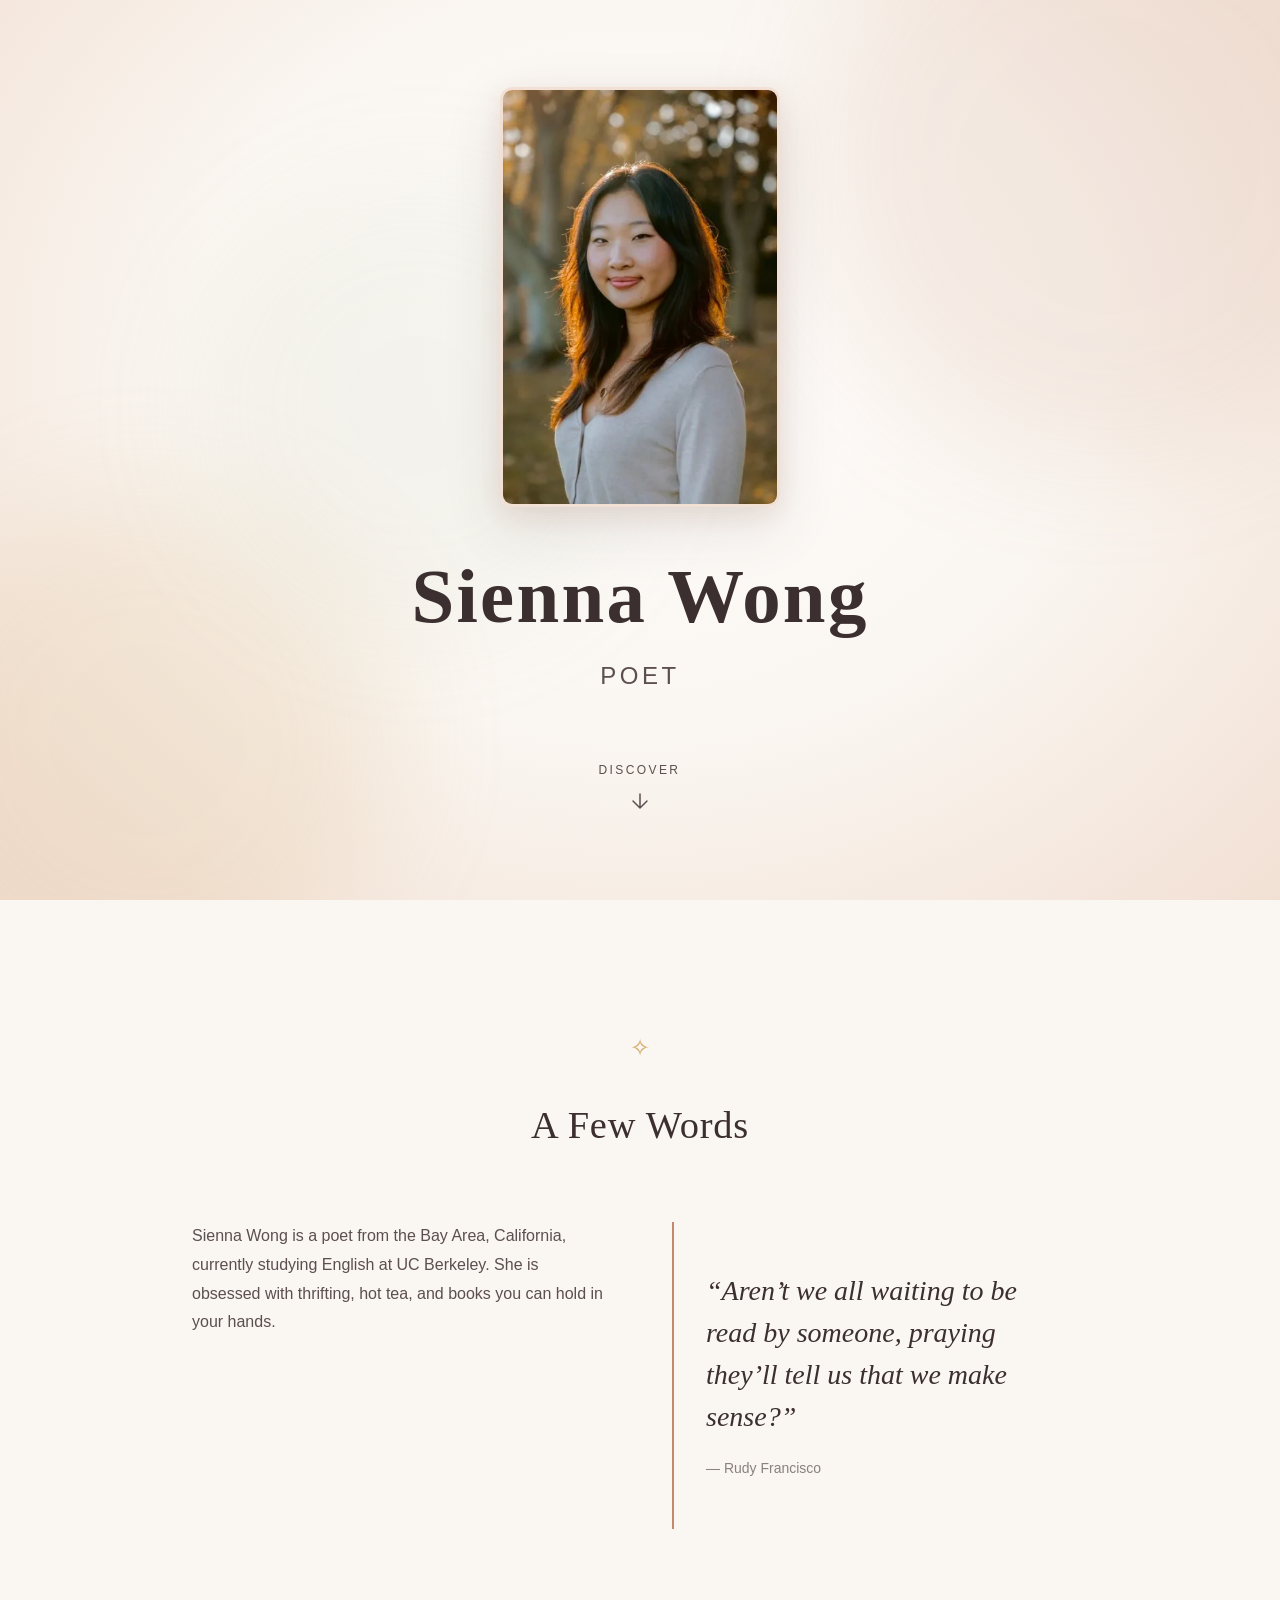
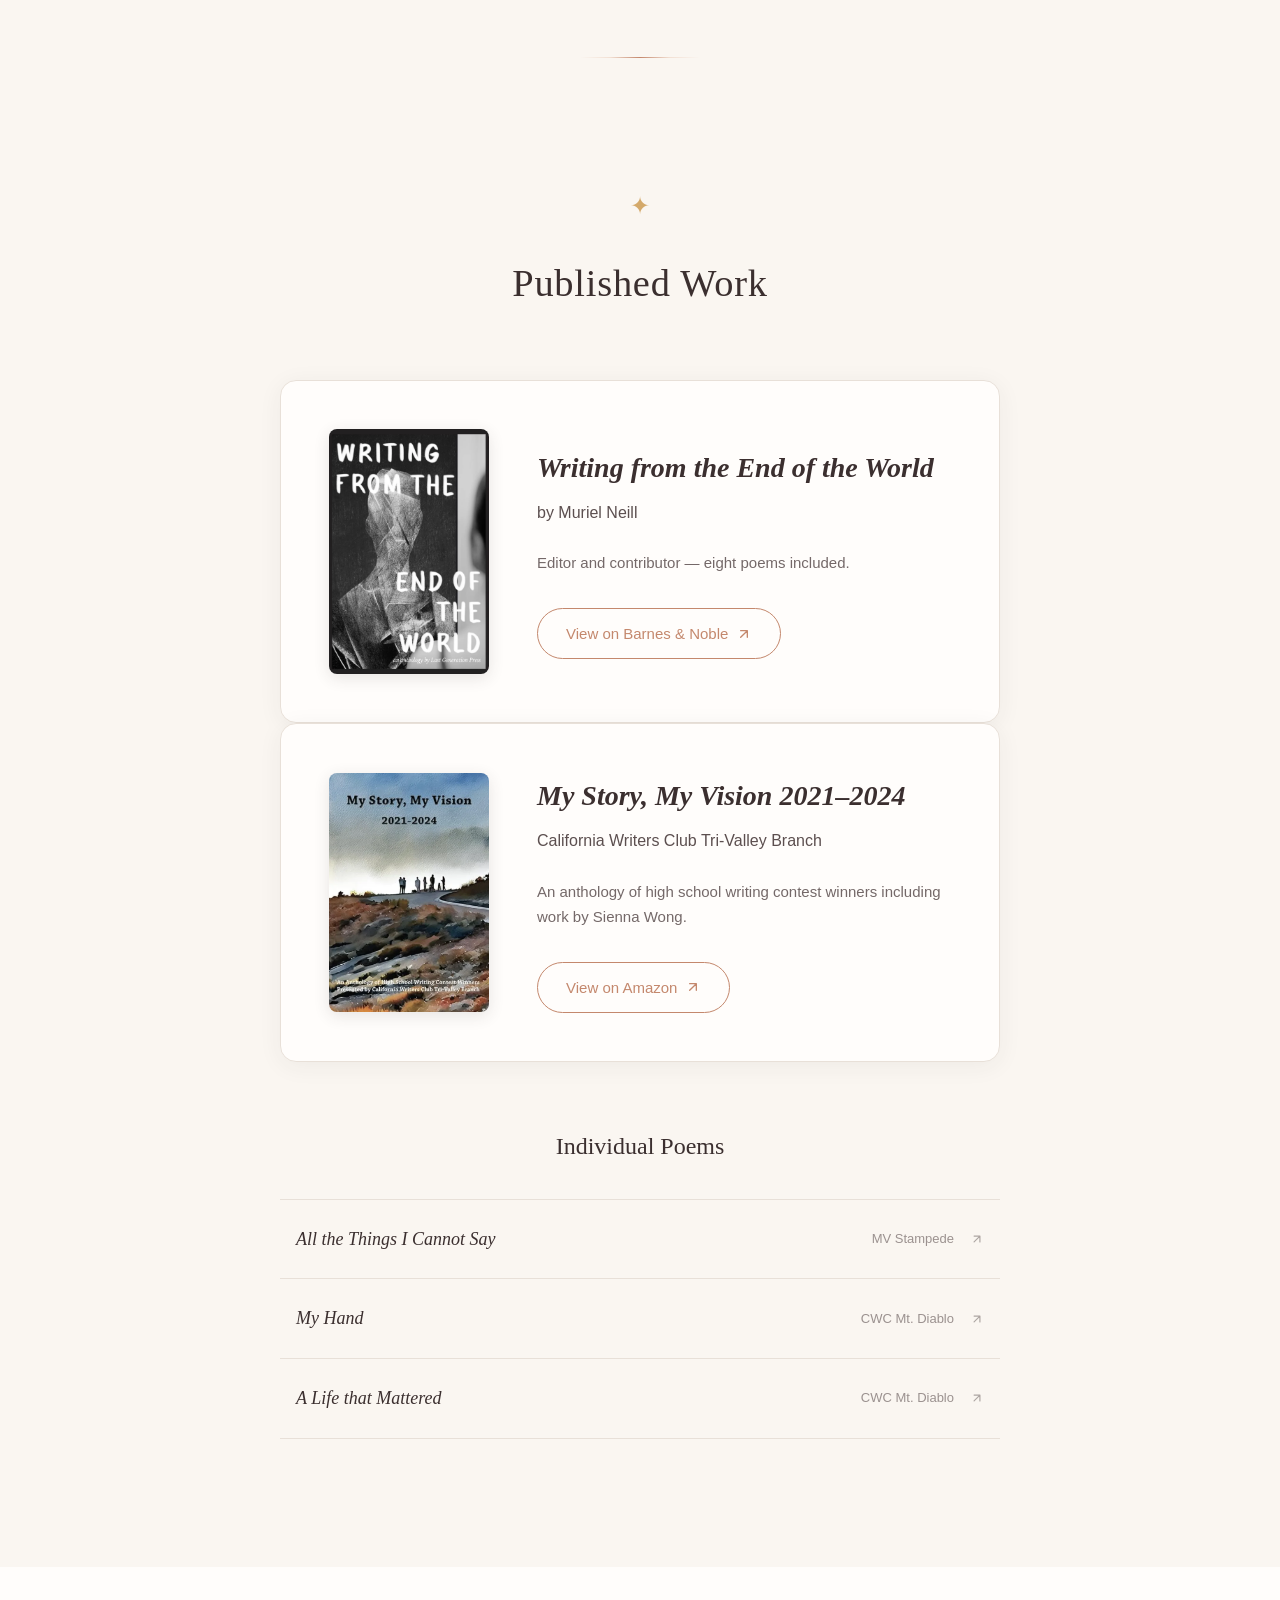
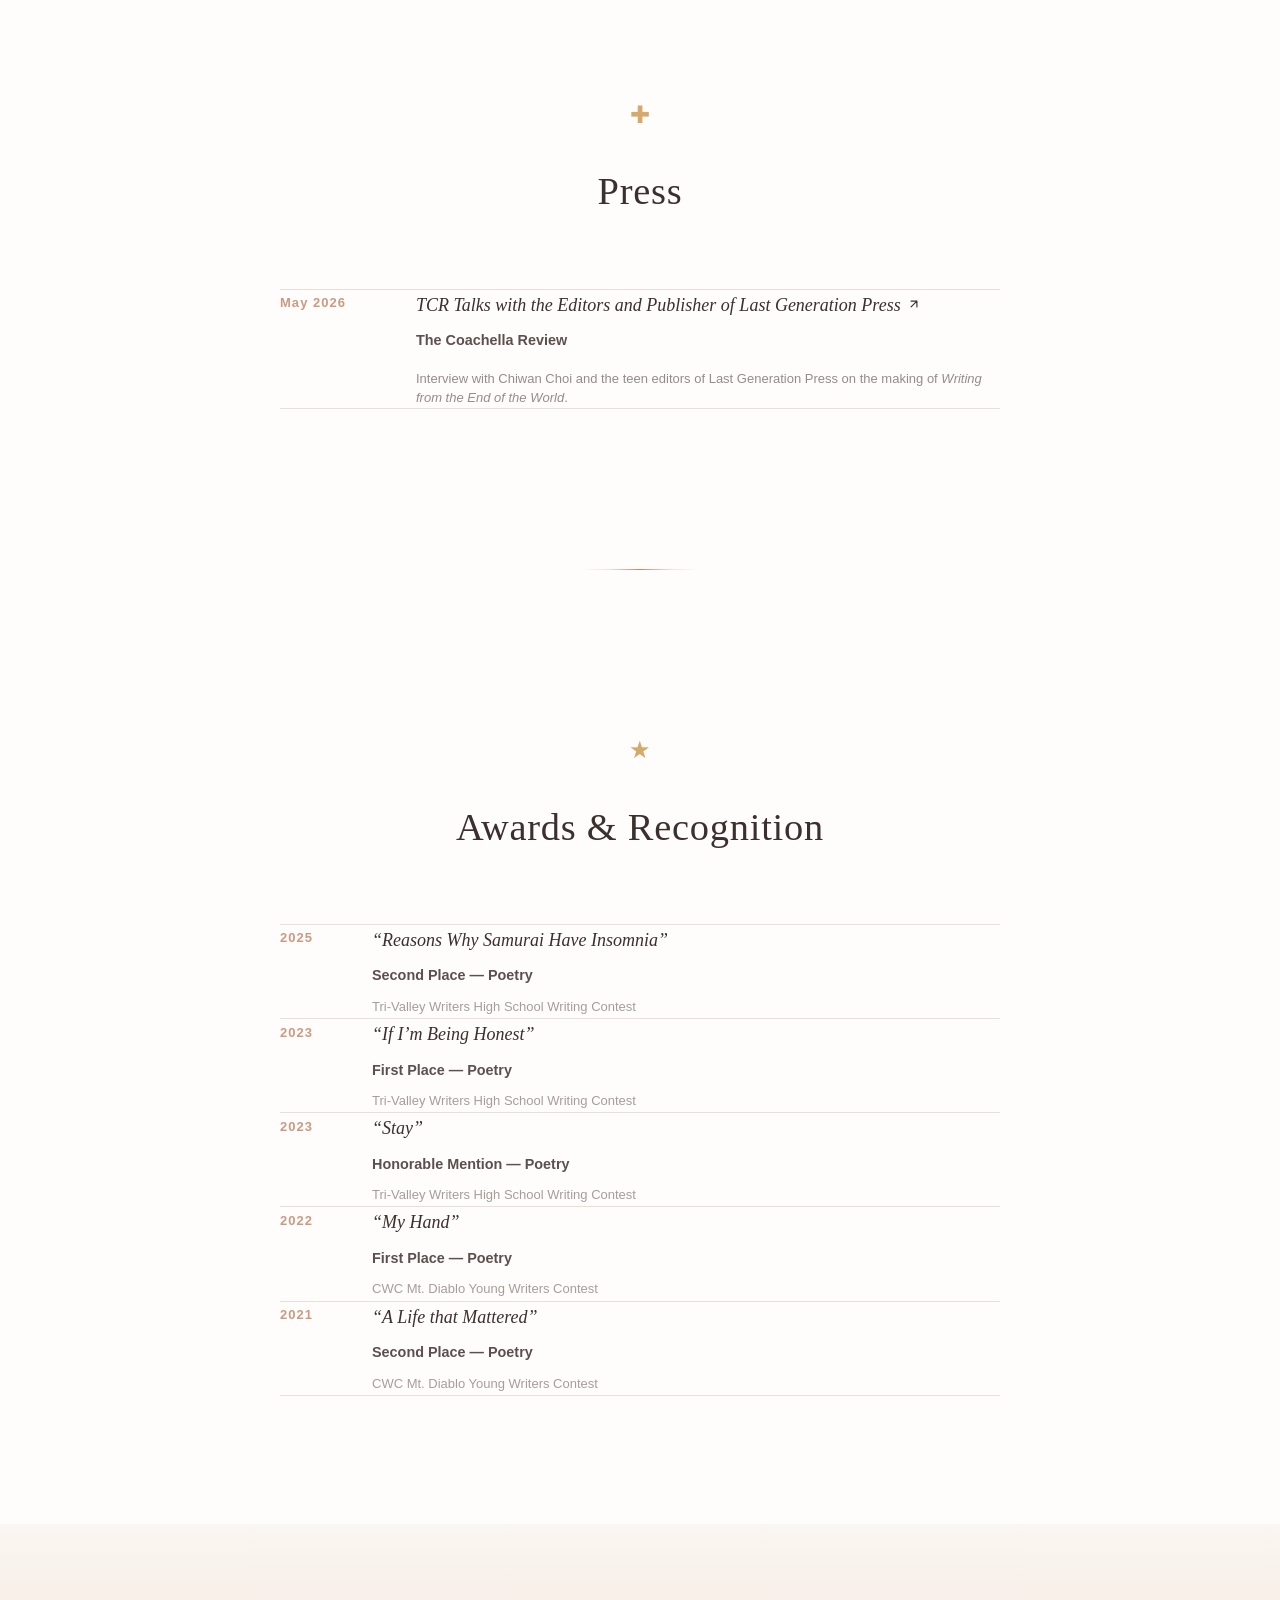
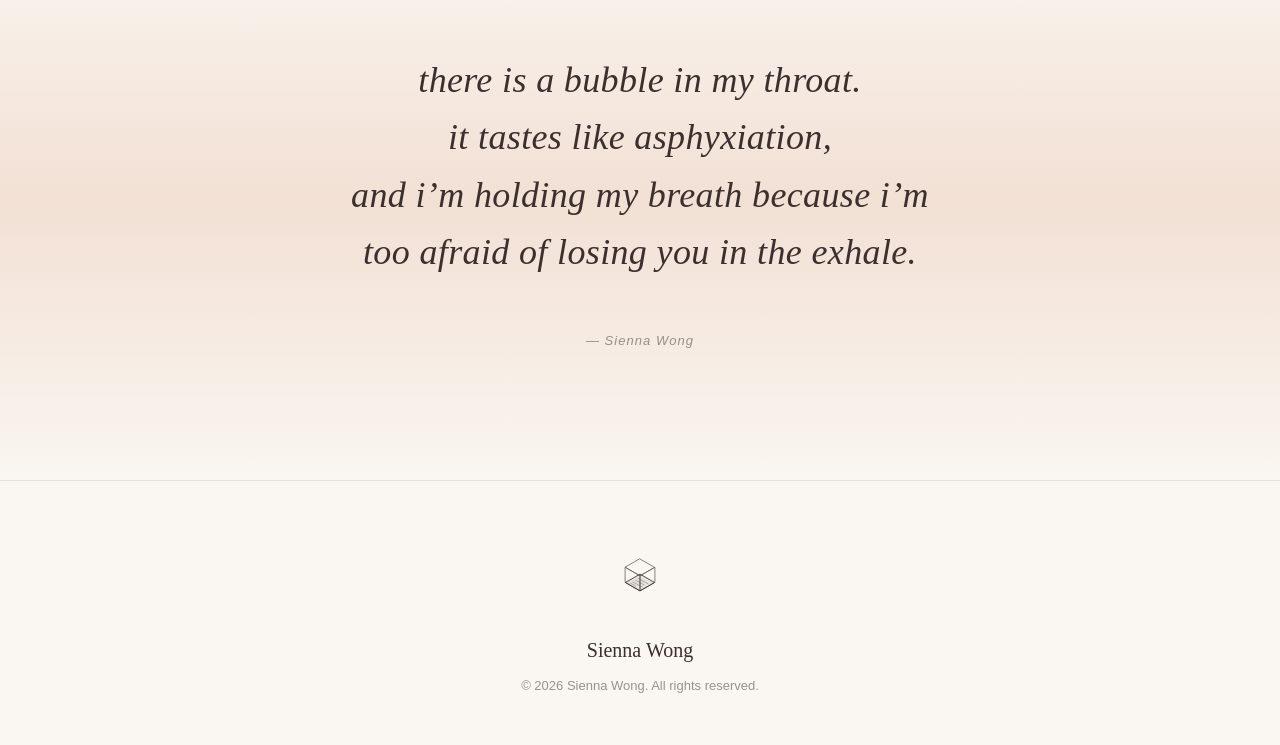
<file: index.html>
<!DOCTYPE html>
<html lang="en">
<head>
  <meta charset="UTF-8">
  <meta name="viewport" content="width=device-width, initial-scale=1.0">
  <title>Sienna Wong | Poet</title>
  <meta name="description" content="Sienna Wong is a poet whose work appears in Writing from the End of the World (Muriel Neill) and My Story, My Vision 2021–2024 (California Writers Club), with contest-winning poetry across five years.">
  <meta name="author" content="Sienna Wong">
  <meta name="theme-color" content="#FAF6F1">
  <meta http-equiv="Content-Security-Policy" content="default-src 'self'; script-src 'self'; style-src 'self' https://fonts.googleapis.com 'unsafe-inline'; font-src 'self' https://fonts.gstatic.com; img-src 'self' data:; connect-src 'self'; frame-ancestors 'none'; base-uri 'self'; form-action 'self'; require-trusted-types-for 'script'">
  <link rel="canonical" href="https://sienna-wong.boxofwhite.com/">

  <!-- Open Graph -->
  <meta property="og:type" content="profile">
  <meta property="og:site_name" content="Sienna Wong">
  <meta property="og:locale" content="en_US">
  <meta property="og:title" content="Sienna Wong | Poet">
  <meta property="og:description" content="Poet. Published in Writing from the End of the World (Muriel Neill) and My Story, My Vision 2021–2024 (California Writers Club). Contest-winning work in poetry.">
  <meta property="og:image" content="https://sienna-wong.boxofwhite.com/img/og-card.jpg">
  <meta property="og:image:width" content="1200">
  <meta property="og:image:height" content="630">
  <meta property="og:image:alt" content="Sienna Wong — Poet">
  <meta property="og:url" content="https://sienna-wong.boxofwhite.com/">
  <meta property="profile:first_name" content="Sienna">
  <meta property="profile:last_name" content="Wong">

  <!-- Twitter Card -->
  <meta name="twitter:card" content="summary_large_image">
  <meta name="twitter:title" content="Sienna Wong | Poet">
  <meta name="twitter:description" content="Poet. Published in two anthologies and recognized across five years of contest wins.">
  <meta name="twitter:image" content="https://sienna-wong.boxofwhite.com/img/og-card.jpg">
  <meta name="twitter:image:alt" content="Sienna Wong — Poet">

  <!-- Structured Data -->
  <script type="application/ld+json">
  {
    "@context": "https://schema.org",
    "@type": "Person",
    "name": "Sienna Wong",
    "jobTitle": "Poet",
    "url": "https://sienna-wong.boxofwhite.com/",
    "image": "https://sienna-wong.boxofwhite.com/img/profile.jpeg"
  }
  </script>
  <script type="application/ld+json">
  {
    "@context": "https://schema.org",
    "@type": "Book",
    "name": "Writing from the End of the World",
    "author": {
      "@type": "Person",
      "name": "Muriel Neill"
    },
    "contributor": {
      "@type": "Person",
      "name": "Sienna Wong"
    },
    "isbn": "9798896920885",
    "url": "https://www.barnesandnoble.com/w/writing-from-the-end-of-the-world-muriel-neill/1149581856?ean=9798896920885"
  }
  </script>
  <script type="application/ld+json">
  {
    "@context": "https://schema.org",
    "@type": "Book",
    "name": "My Story, My Vision 2021-2024",
    "author": {
      "@type": "Organization",
      "name": "California Writers Club Tri-Valley Branch"
    },
    "contributor": {
      "@type": "Person",
      "name": "Sienna Wong"
    },
    "url": "https://www.amazon.com/Story-Vision-2021-2024-California-Tri-Valley/dp/B0DM92HC3V"
  }
  </script>

  <!-- Fonts -->
  <link rel="preconnect" href="https://fonts.googleapis.com">
  <link rel="preconnect" href="https://fonts.gstatic.com" crossorigin>
  <link href="https://fonts.googleapis.com/css2?family=Cormorant+Garamond:ital,wght@0,400;0,500;0,600;0,700;1,400;1,500;1,600&family=Inter:wght@300;400;500&display=swap" rel="stylesheet">

  <!-- Favicon -->
  <link rel="icon" type="image/svg+xml" href="img/favicon.svg">

  <!-- Preload hero image -->
  <link rel="preload" as="image" href="img/profile.webp" type="image/webp">

  <link rel="stylesheet" href="styles.css">
  <script src="script.js" defer></script>
</head>
<body>

  <!-- Hero -->
  <header class="hero">
    <div class="hero__inner">
      <div class="hero__photo-wrapper">
        <picture>
          <source srcset="img/profile.webp" type="image/webp">
          <img
            src="img/profile.jpeg"
            alt="Portrait of Sienna Wong, a poet, photographed outdoors in warm autumn light"
            class="hero__photo"
            width="400"
            height="600"
            fetchpriority="high"
          >
        </picture>
      </div>
      <h1 class="hero__name">Sienna Wong</h1>
      <p class="hero__subtitle">Poet</p>
      <a href="#about" class="hero__scroll-indicator" aria-label="Scroll down to read more">
        <span class="hero__scroll-text">Discover</span>
        <svg class="hero__scroll-arrow" width="24" height="24" viewBox="0 0 24 24" fill="none" stroke="currentColor" stroke-width="1.5" stroke-linecap="round" stroke-linejoin="round">
          <path d="M12 5v14M5 12l7 7 7-7"/>
        </svg>
      </a>
    </div>

    <!-- Decorative floating shapes -->
    <div class="hero__decor hero__decor--1" aria-hidden="true"></div>
    <div class="hero__decor hero__decor--2" aria-hidden="true"></div>
    <div class="hero__decor hero__decor--3" aria-hidden="true"></div>
  </header>

  <main>
    <!-- About -->
    <section id="about" class="about" aria-label="About Sienna Wong">
      <div class="container">
        <div class="section-ornament reveal" aria-hidden="true">&#x2727;</div>
        <h2 class="section-heading reveal">A Few Words</h2>
        <div class="about__grid">
          <div class="about__text">
            <!-- Replace with real bio -->
            <p class="reveal">Sienna Wong is a poet from the Bay Area, California, currently studying English at UC Berkeley. She is obsessed with thrifting, hot tea, and books you can hold in your hands.</p>
          </div>
          <aside class="about__aside">
            <blockquote class="pull-quote reveal">
              <p>&ldquo;Aren’t we all waiting to be read by someone, praying they’ll tell us that we make sense?&rdquo;</p>
              <cite>&mdash; Rudy Francisco</cite>
            </blockquote>
          </aside>
        </div>
      </div>
    </section>

    <!-- Decorative divider -->
    <div class="divider" aria-hidden="true">
      <div class="divider__line"></div>
    </div>

    <!-- Published Work -->
    <section id="work" class="work" aria-label="Published Work">
      <div class="container">
        <div class="section-ornament reveal" aria-hidden="true">&#x2726;</div>
        <h2 class="section-heading reveal">Published Work</h2>
        <article class="book-card reveal">
          <div class="book-card__cover">
            <picture>
              <source srcset="img/writing-from-the-end-of-the-world-cover.webp" type="image/webp">
              <img
                src="img/writing-from-the-end-of-the-world-cover.png"
                alt="Book cover of Writing from the End of the World by Muriel Neill"
                class="book-card__image"
                width="914"
                height="1396"
                loading="lazy"
              >
            </picture>
          </div>
          <div class="book-card__content">
            <h3 class="book-card__title"><em>Writing from the End of the World</em></h3>
            <p class="book-card__author">by Muriel Neill</p>
            <p class="book-card__description">Editor and contributor &mdash; eight poems included.</p>
            <a
              href="https://www.barnesandnoble.com/w/writing-from-the-end-of-the-world-muriel-neill/1149581856?ean=9798896920885"
              target="_blank"
              rel="noopener noreferrer"
              class="book-card__link"
            >
              View on Barnes &amp; Noble
              <svg width="16" height="16" viewBox="0 0 24 24" fill="none" stroke="currentColor" stroke-width="2" stroke-linecap="round" stroke-linejoin="round" aria-hidden="true">
                <path d="M7 17L17 7M7 7h10v10"/>
              </svg>
            </a>
          </div>
        </article>

        <article class="book-card reveal">
          <div class="book-card__cover">
            <picture>
              <source srcset="img/my-story-my-vision-cover.webp" type="image/webp">
              <img
                src="img/my-story-my-vision-cover.png"
                alt="Book cover of My Story, My Vision 2021-2024, an anthology by California Writers Club Tri-Valley Branch"
                class="book-card__image"
                width="542"
                height="810"
                loading="lazy"
              >
            </picture>
          </div>
          <div class="book-card__content">
            <h3 class="book-card__title"><em>My Story, My Vision 2021&ndash;2024</em></h3>
            <p class="book-card__author">California Writers Club Tri-Valley Branch</p>
            <p class="book-card__description">An anthology of high school writing contest winners including work by Sienna Wong.</p>
            <a
              href="https://www.amazon.com/Story-Vision-2021-2024-California-Tri-Valley/dp/B0DM92HC3V"
              target="_blank"
              rel="noopener noreferrer"
              class="book-card__link"
            >
              View on Amazon
              <svg width="16" height="16" viewBox="0 0 24 24" fill="none" stroke="currentColor" stroke-width="2" stroke-linecap="round" stroke-linejoin="round" aria-hidden="true">
                <path d="M7 17L17 7M7 7h10v10"/>
              </svg>
            </a>
          </div>
        </article>

        <h3 class="poems-heading reveal">Individual Poems</h3>
        <ul class="poems-list">
          <li class="poems-list__item reveal">
            <a href="https://mvstampede.net/6828/creative-section/all-the-things-i-cannot-say/" target="_blank" rel="noopener noreferrer" class="poems-list__link">
              <span class="poems-list__title">All the Things I Cannot Say</span>
              <span class="poems-list__source">MV Stampede</span>
              <svg width="14" height="14" viewBox="0 0 24 24" fill="none" stroke="currentColor" stroke-width="2" stroke-linecap="round" stroke-linejoin="round" aria-hidden="true"><path d="M7 17L17 7M7 7h10v10"/></svg>
            </a>
          </li>
          <li class="poems-list__item reveal">
            <a href="https://cwcmtdiablo.org/wp-content/uploads/2022/05/My-Hand.pdf" target="_blank" rel="noopener noreferrer" class="poems-list__link">
              <span class="poems-list__title">My Hand</span>
              <span class="poems-list__source">CWC Mt. Diablo</span>
              <svg width="14" height="14" viewBox="0 0 24 24" fill="none" stroke="currentColor" stroke-width="2" stroke-linecap="round" stroke-linejoin="round" aria-hidden="true"><path d="M7 17L17 7M7 7h10v10"/></svg>
            </a>
          </li>
          <li class="poems-list__item reveal">
            <a href="https://cwcmtdiablo.org/wp-content/uploads/2021/04/2nd-Place-Poetry-7-A-Life-that-Mattered.pdf" target="_blank" rel="noopener noreferrer" class="poems-list__link">
              <span class="poems-list__title">A Life that Mattered</span>
              <span class="poems-list__source">CWC Mt. Diablo</span>
              <svg width="14" height="14" viewBox="0 0 24 24" fill="none" stroke="currentColor" stroke-width="2" stroke-linecap="round" stroke-linejoin="round" aria-hidden="true"><path d="M7 17L17 7M7 7h10v10"/></svg>
            </a>
          </li>
        </ul>
      </div>
    </section>

    <!-- Press -->
    <section id="press" class="press" aria-label="Press">
      <div class="container">
        <div class="section-ornament reveal" aria-hidden="true">&#x271A;</div>
        <h2 class="section-heading reveal">Press</h2>
        <ul class="press-list">

          <li class="press-list__item reveal">
            <div class="press-list__date">May 2026</div>
            <div class="press-list__body">
              <a
                href="https://thecoachellareview.com/2026/05/05/tcr-talks-with-the-editors-and-publisher-of-last-generation-press/"
                target="_blank"
                rel="noopener noreferrer"
                class="press-list__link"
              >
                <span class="press-list__title">TCR Talks with the Editors and Publisher of Last Generation Press</span>
                <svg width="14" height="14" viewBox="0 0 24 24" fill="none" stroke="currentColor" stroke-width="2" stroke-linecap="round" stroke-linejoin="round" aria-hidden="true"><path d="M7 17L17 7M7 7h10v10"/></svg>
              </a>
              <span class="press-list__source">The Coachella Review</span>
              <span class="press-list__note">Interview with Chiwan Choi and the teen editors of Last Generation Press on the making of <em>Writing from the End of the World</em>.</span>
            </div>
          </li>

        </ul>
      </div>
    </section>

    <div class="divider divider--inset reveal" aria-hidden="true">
      <div class="divider__line"></div>
    </div>

    <!-- Awards -->
    <section id="awards" class="awards" aria-label="Awards &amp; Recognition">
      <div class="container">
        <div class="section-ornament reveal" aria-hidden="true">&#x2605;</div>
        <h2 class="section-heading reveal">Awards &amp; Recognition</h2>
        <ul class="awards-list">

          <li class="awards-list__item reveal">
            <div class="awards-list__year">2025</div>
            <div class="awards-list__body">
              <span class="awards-list__title">&#x201C;Reasons Why Samurai Have Insomnia&#x201D;</span>
              <span class="awards-list__honor">Second Place &mdash; Poetry</span>
              <span class="awards-list__org">Tri-Valley Writers High School Writing Contest</span>
            </div>
          </li>

          <li class="awards-list__item reveal">
            <div class="awards-list__year">2023</div>
            <div class="awards-list__body">
              <span class="awards-list__title">&#x201C;If I&#x2019;m Being Honest&#x201D;</span>
              <span class="awards-list__honor">First Place &mdash; Poetry</span>
              <span class="awards-list__org">Tri-Valley Writers High School Writing Contest</span>
            </div>
          </li>

          <li class="awards-list__item reveal">
            <div class="awards-list__year">2023</div>
            <div class="awards-list__body">
              <span class="awards-list__title">&#x201C;Stay&#x201D;</span>
              <span class="awards-list__honor">Honorable Mention &mdash; Poetry</span>
              <span class="awards-list__org">Tri-Valley Writers High School Writing Contest</span>
            </div>
          </li>

          <li class="awards-list__item reveal">
            <div class="awards-list__year">2022</div>
            <div class="awards-list__body">
              <span class="awards-list__title">&#x201C;My Hand&#x201D;</span>
              <span class="awards-list__honor">First Place &mdash; Poetry</span>
              <span class="awards-list__org">CWC Mt. Diablo Young Writers Contest</span>
            </div>
          </li>

          <li class="awards-list__item reveal">
            <div class="awards-list__year">2021</div>
            <div class="awards-list__body">
              <span class="awards-list__title">&#x201C;A Life that Mattered&#x201D;</span>
              <span class="awards-list__honor">Second Place &mdash; Poetry</span>
              <span class="awards-list__org">CWC Mt. Diablo Young Writers Contest</span>
            </div>
          </li>

        </ul>
      </div>
    </section>

    <!-- Poetic Interlude -->
    <section class="interlude" aria-label="Poetry excerpt">
      <div class="container">
        <figure class="interlude__figure reveal">
          <blockquote class="interlude__quote">
            <p>there is a bubble in my throat.<br>it tastes like asphyxiation,<br>and i’m holding my breath because i’m too afraid of losing you in the exhale.</p>
          </blockquote>
          <figcaption class="interlude__attribution">&mdash; Sienna Wong</figcaption>
        </figure>
      </div>
    </section>
  </main>

  <footer class="footer">
    <div class="container">
      <a href="box-of-white/index.html" class="footer__logo-link" aria-label="Enter the box">
        <svg class="footer__logo" width="56" height="56" viewBox="0 0 100 100" fill="none" aria-hidden="true">
          <g stroke="currentColor" stroke-width="1.5" stroke-linejoin="round" stroke-linecap="round" opacity="0.7" fill="none">
            <path d="M 50 25 L 76 40 L 50 55 L 24 40 Z"/>
            <path d="M 76 40 L 50 55 L 50 82 L 76 67 Z"/>
            <path d="M 24 40 L 50 55 L 50 82 L 24 67 Z"/>
          </g>
          <path d="M 50 52 L 76 67 L 50 82 L 24 67 Z"
                fill="currentColor" fill-opacity="0.1"
                stroke="currentColor" stroke-width="1.5" stroke-linejoin="round"/>
          <g stroke="currentColor" stroke-width="1.1" stroke-linecap="round" opacity="0.55">
            <line x1="47" y1="60" x2="64" y2="69"/>
            <line x1="42" y1="63" x2="57" y2="71"/>
            <line x1="37" y1="66" x2="54" y2="75"/>
            <line x1="33" y1="68" x2="42" y2="73"/>
          </g>
        </svg>
      </a>
      <p class="footer__name">Sienna Wong</p>
      <p class="footer__copyright">&copy; <span class="js-year">2026</span> Sienna Wong. All rights reserved.</p>
    </div>
  </footer>

</body>
</html>
</file>
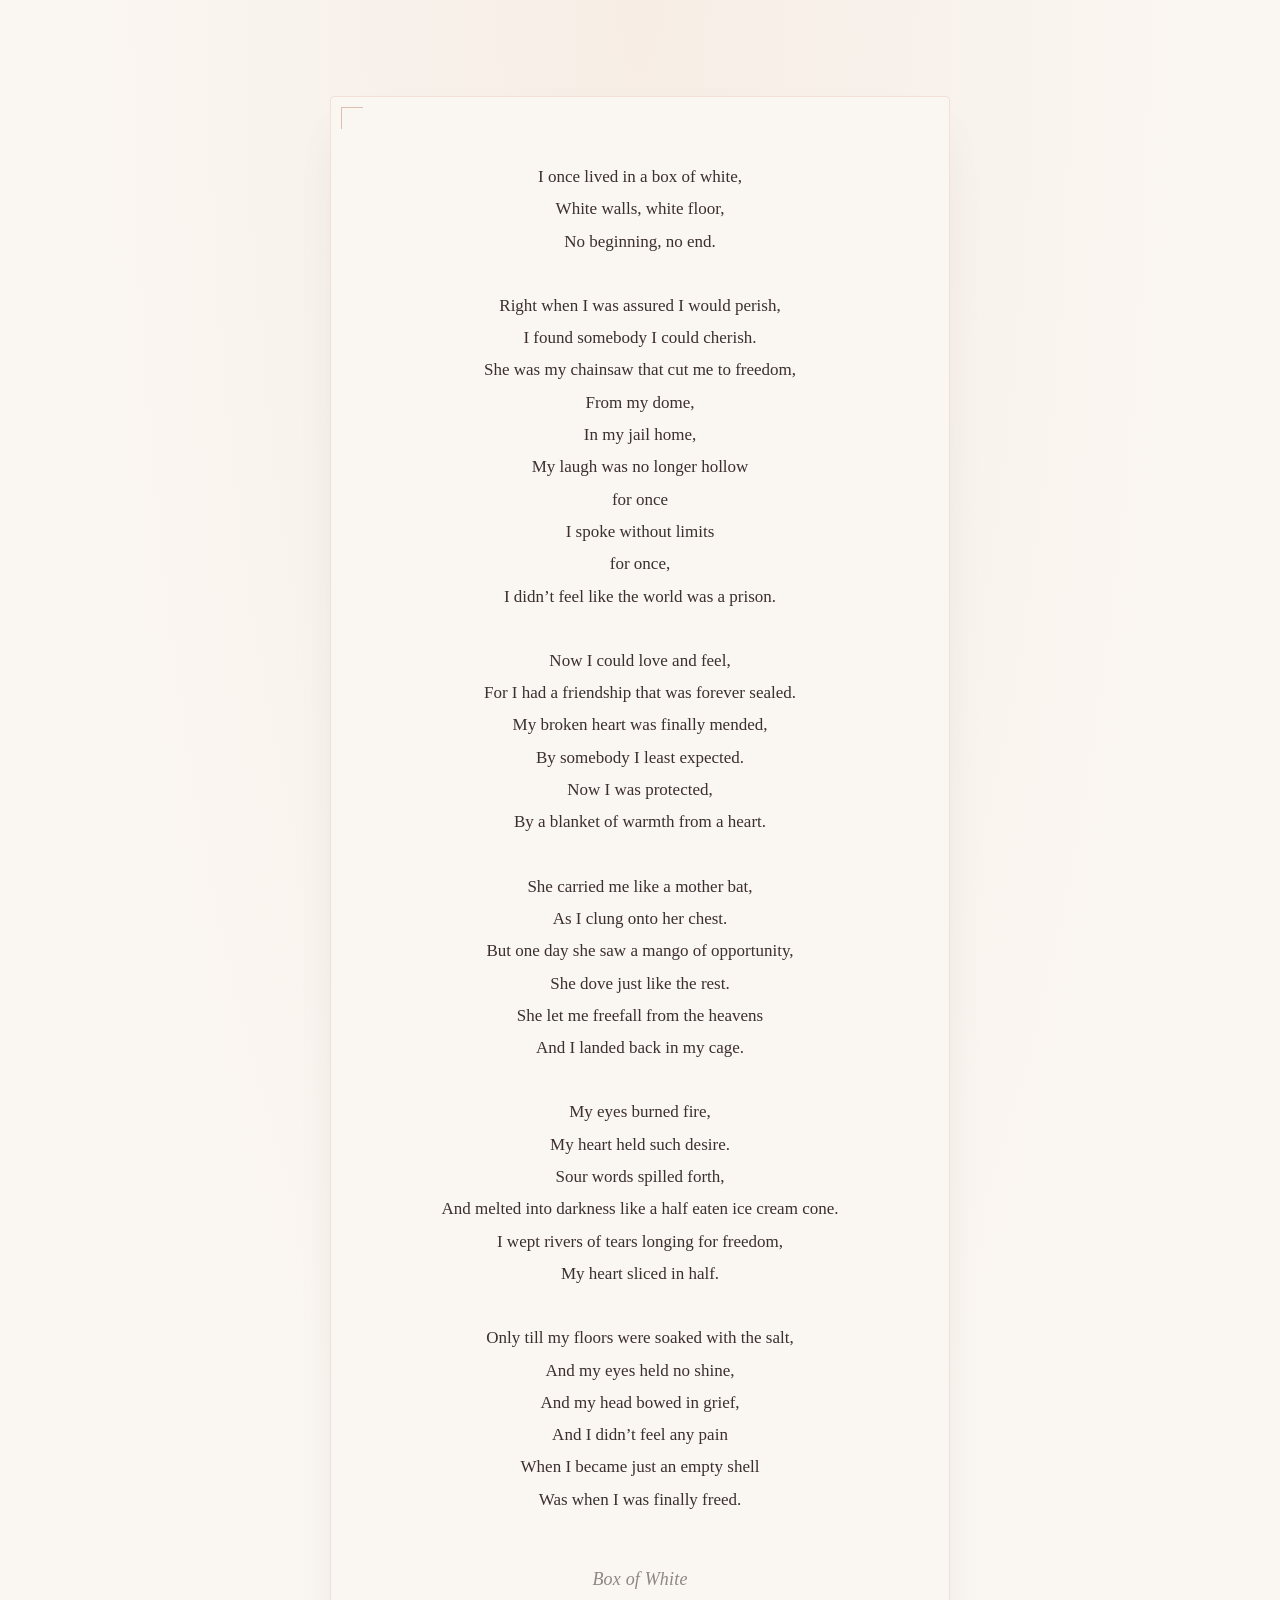
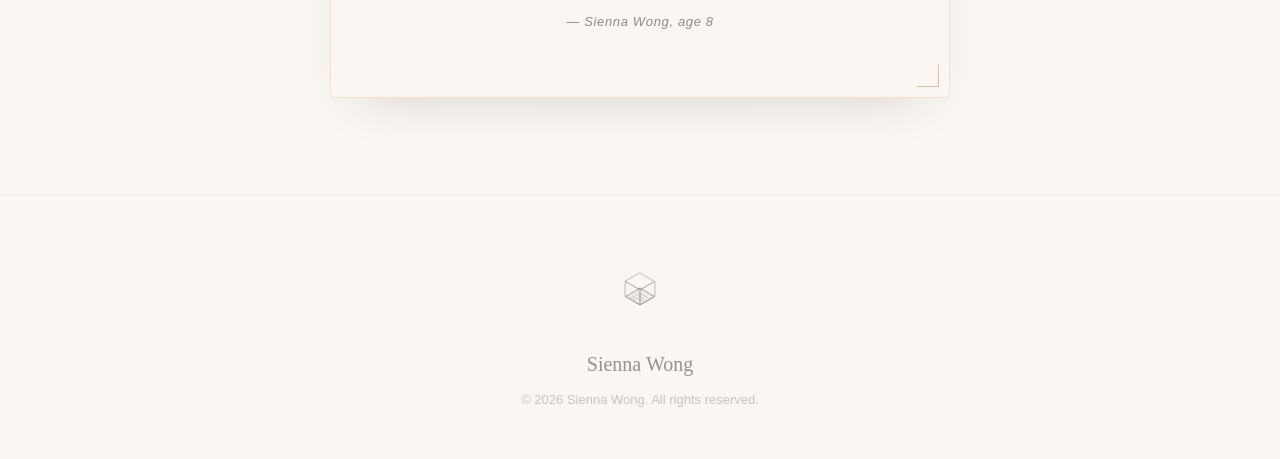
<file: box-of-white/index.html>
<!DOCTYPE html>
<html lang="en">
<head>
  <meta charset="UTF-8">
  <meta name="viewport" content="width=device-width, initial-scale=1.0">
  <title>boxofwhite</title>
  <meta name="robots" content="noindex, nofollow">
  <meta name="theme-color" content="#FAF6F1">
  <meta http-equiv="Content-Security-Policy" content="default-src 'self'; script-src 'self'; style-src 'self' https://fonts.googleapis.com 'unsafe-inline'; font-src 'self' https://fonts.gstatic.com; img-src 'self' data:; connect-src 'self'; frame-ancestors 'none'; base-uri 'self'; form-action 'self'; require-trusted-types-for 'script'">

  <!-- Fonts -->
  <link rel="preconnect" href="https://fonts.googleapis.com">
  <link rel="preconnect" href="https://fonts.gstatic.com" crossorigin>
  <link href="https://fonts.googleapis.com/css2?family=Cormorant+Garamond:ital,wght@0,400;0,500;0,600;0,700;1,400;1,500;1,600&family=Inter:wght@300;400;500&display=swap" rel="stylesheet">

  <!-- Favicon -->
  <link rel="icon" type="image/svg+xml" href="../img/favicon.svg">

  <link rel="stylesheet" href="../styles.css">
  <script src="../script.js" defer></script>
</head>
<body class="origin-page">

  <main>
    <section class="origin" aria-label="Poem">
      <div class="container">
        <figure class="origin__poem">
          <blockquote class="origin__verse">
            <p>I once lived in a box of white,<br>
            White walls, white floor,<br>
            No beginning, no end.</p>

            <p>Right when I was assured I would perish,<br>
            I found somebody I could cherish.<br>
            She was my chainsaw that cut me to freedom,<br>
            From my dome,<br>
            In my jail home,<br>
            My laugh was no longer hollow<br>
            for once<br>
            I spoke without limits<br>
            for once,<br>
            I didn&rsquo;t feel like the world was a prison.</p>

            <p>Now I could love and feel,<br>
            For I had a friendship that was forever sealed.<br>
            My broken heart was finally mended,<br>
            By somebody I least expected.<br>
            Now I was protected,<br>
            By a blanket of warmth from a heart.</p>

            <p>She carried me like a mother bat,<br>
            As I clung onto her chest.<br>
            But one day she saw a mango of opportunity,<br>
            She dove just like the rest.<br>
            She let me freefall from the heavens<br>
            And I landed back in my cage.</p>

            <p>My eyes burned fire,<br>
            My heart held such desire.<br>
            Sour words spilled forth,<br>
            And melted into darkness like a half eaten ice cream cone.<br>
            I wept rivers of tears longing for freedom,<br>
            My heart sliced in half.</p>

            <p>Only till my floors were soaked with the salt,<br>
            And my eyes held no shine,<br>
            And my head bowed in grief,<br>
            And I didn&rsquo;t feel any pain<br>
            When I became just an empty shell<br>
            Was when I was finally freed.</p>
          </blockquote>
          <figcaption class="origin__caption">
            <span class="origin__title">Box of White</span>
            <span class="origin__byline">&mdash; Sienna Wong, age 8</span>
          </figcaption>
        </figure>
      </div>
    </section>
  </main>

  <footer class="footer origin-page__footer">
    <div class="container">
      <a href="../index.html" class="footer__logo-link" aria-label="Return home">
        <svg class="footer__logo" width="56" height="56" viewBox="0 0 100 100" fill="none" aria-hidden="true">
          <g stroke="currentColor" stroke-width="1.5" stroke-linejoin="round" stroke-linecap="round" opacity="0.7" fill="none">
            <path d="M 50 25 L 76 40 L 50 55 L 24 40 Z"/>
            <path d="M 76 40 L 50 55 L 50 82 L 76 67 Z"/>
            <path d="M 24 40 L 50 55 L 50 82 L 24 67 Z"/>
          </g>
          <path d="M 50 52 L 76 67 L 50 82 L 24 67 Z"
                fill="currentColor" fill-opacity="0.1"
                stroke="currentColor" stroke-width="1.5" stroke-linejoin="round"/>
          <g stroke="currentColor" stroke-width="1.1" stroke-linecap="round" opacity="0.55">
            <line x1="47" y1="60" x2="64" y2="69"/>
            <line x1="42" y1="63" x2="57" y2="71"/>
            <line x1="37" y1="66" x2="54" y2="75"/>
            <line x1="33" y1="68" x2="42" y2="73"/>
          </g>
        </svg>
      </a>
      <p class="footer__name">Sienna Wong</p>
      <p class="footer__copyright">&copy; <span class="js-year">2026</span> Sienna Wong. All rights reserved.</p>
    </div>
  </footer>

</body>
</html>
</file>
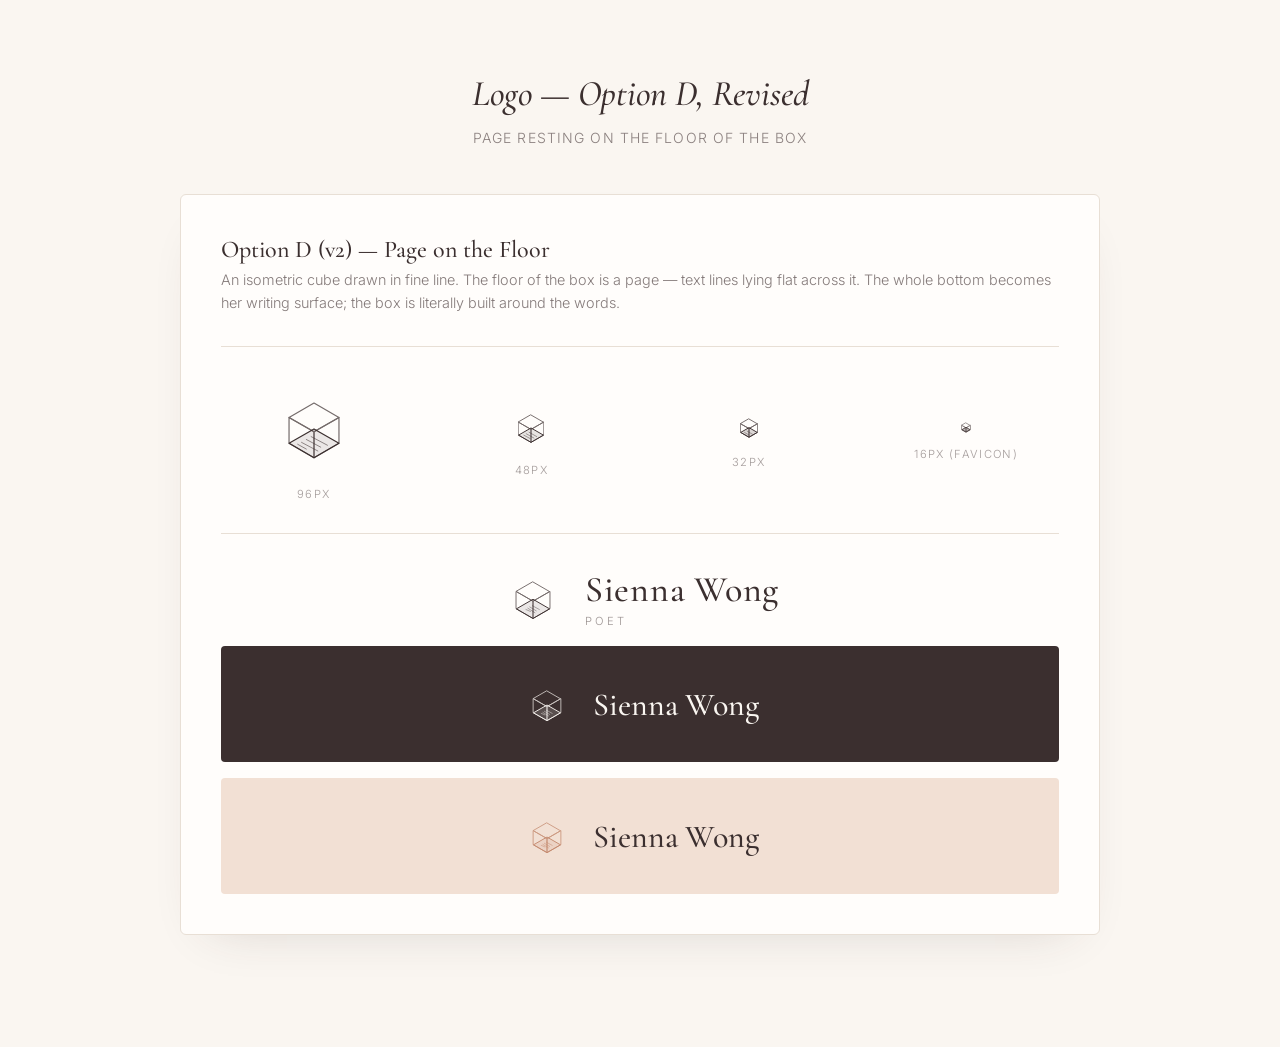
<file: logo-previews.html>
<!DOCTYPE html>
<html lang="en">
<head>
<meta charset="UTF-8">
<title>Logo Preview — Option D Refined (Floor Page)</title>
<link rel="preconnect" href="https://fonts.googleapis.com">
<link rel="preconnect" href="https://fonts.gstatic.com" crossorigin>
<link href="https://fonts.googleapis.com/css2?family=Cormorant+Garamond:ital,wght@0,400;0,500;0,600;1,500&family=Inter:wght@300;400;500&display=swap" rel="stylesheet">
<style>
  :root {
    --cream: #FAF6F1;
    --warm-white: #FFFDFB;
    --blush: #F2E0D4;
    --terracotta: #C4886D;
    --espresso: #3B2F2F;
    --charcoal: #5C4F4F;
    --mist: #E8DFD5;
  }
  * { box-sizing: border-box; }
  body {
    margin: 0;
    padding: 3rem 2rem;
    background: var(--cream);
    color: var(--espresso);
    font-family: 'Inter', sans-serif;
    font-weight: 300;
  }
  h1 {
    font-family: 'Cormorant Garamond', serif;
    font-weight: 500;
    font-style: italic;
    font-size: 2.25rem;
    text-align: center;
    margin-bottom: 0.5rem;
  }
  .sub {
    text-align: center;
    color: var(--charcoal);
    opacity: 0.7;
    font-size: 0.875rem;
    margin-bottom: 3rem;
    letter-spacing: 0.08em;
    text-transform: uppercase;
  }
  .option {
    max-width: 920px;
    margin: 0 auto 4rem;
    background: var(--warm-white);
    border: 1px solid var(--mist);
    border-radius: 6px;
    padding: 2.5rem;
    box-shadow: 0 20px 50px -30px rgba(59, 47, 47, 0.2);
  }
  .option__title {
    font-family: 'Cormorant Garamond', serif;
    font-weight: 500;
    font-size: 1.5rem;
    margin: 0 0 0.25rem;
    color: var(--espresso);
  }
  .option__desc {
    color: var(--charcoal);
    font-size: 0.9rem;
    margin: 0 0 2rem;
    opacity: 0.75;
    line-height: 1.6;
  }
  .sizes {
    display: grid;
    grid-template-columns: repeat(4, 1fr);
    gap: 2rem;
    align-items: center;
    padding: 2rem 0;
    border-top: 1px solid var(--mist);
    border-bottom: 1px solid var(--mist);
  }
  .size { display: flex; flex-direction: column; align-items: center; gap: 0.75rem; }
  .size svg { color: var(--espresso); display: block; }
  .size__label {
    font-size: 0.7rem; letter-spacing: 0.12em; text-transform: uppercase;
    color: var(--charcoal); opacity: 0.55;
  }
  .wordmark { margin-top: 2rem; display: flex; align-items: center; gap: 1.25rem; justify-content: center; }
  .wordmark svg { color: var(--espresso); flex-shrink: 0; }
  .wordmark .name { font-family: 'Cormorant Garamond', serif; font-weight: 500; font-size: 2.25rem; letter-spacing: 0.02em; }
  .wordmark .tag { font-family: 'Inter', sans-serif; font-size: 0.7rem; letter-spacing: 0.3em; text-transform: uppercase; color: var(--charcoal); opacity: 0.6; display: block; margin-top: 0.2rem; }
  .dark-preview, .terracotta-preview {
    margin-top: 1rem; padding: 2rem; border-radius: 4px;
    display: flex; justify-content: center; align-items: center; gap: 1.25rem;
  }
  .dark-preview { background: var(--espresso); }
  .dark-preview svg { color: var(--cream); }
  .dark-preview .name { font-family: 'Cormorant Garamond', serif; font-weight: 500; font-size: 2rem; color: var(--cream); }
  .terracotta-preview { background: var(--blush); }
  .terracotta-preview svg { color: var(--terracotta); }
  .terracotta-preview .name { font-family: 'Cormorant Garamond', serif; font-weight: 500; font-size: 2rem; color: var(--espresso); }
</style>
</head>
<body>

<h1>Logo — Option D, Revised</h1>
<p class="sub">Page resting on the floor of the box</p>

<section class="option">
  <h2 class="option__title">Option D (v2) — Page on the Floor</h2>
  <p class="option__desc">An isometric cube drawn in fine line. The floor of the box is a page &mdash; text lines lying flat across it. The whole bottom becomes her writing surface; the box is literally built around the words.</p>

  <div class="sizes">

    <!-- 96px -->
    <div class="size">
      <svg width="96" height="96" viewBox="0 0 100 100" fill="none" aria-label="Page on floor of box logo">
        <!-- Cube: three visible exterior faces, delicate outlines -->
        <g stroke="currentColor" stroke-width="1.25" stroke-linejoin="round" stroke-linecap="round" opacity="0.7" fill="none">
          <path d="M 50 25 L 76 40 L 50 55 L 24 40 Z"/>
          <path d="M 76 40 L 50 55 L 50 82 L 76 67 Z"/>
          <path d="M 24 40 L 50 55 L 50 82 L 24 67 Z"/>
        </g>
        <!-- Page lying flat on the floor (rhombus parallel to top face) -->
        <path d="M 50 52 L 76 67 L 50 82 L 24 67 Z"
              fill="currentColor" fill-opacity="0.1"
              stroke="currentColor" stroke-width="1.25" stroke-linejoin="round"/>
        <!-- Text lines lying flat on the page (running in u-axis direction) -->
        <g stroke="currentColor" stroke-width="1" stroke-linecap="round" opacity="0.55">
          <line x1="47" y1="60" x2="64" y2="69"/>
          <line x1="42" y1="63" x2="57" y2="71"/>
          <line x1="37" y1="66" x2="54" y2="75"/>
          <line x1="33" y1="68" x2="42" y2="73"/>
        </g>
      </svg>
      <span class="size__label">96px</span>
    </div>

    <!-- 48px -->
    <div class="size">
      <svg width="48" height="48" viewBox="0 0 100 100" fill="none">
        <g stroke="currentColor" stroke-width="2" stroke-linejoin="round" stroke-linecap="round" opacity="0.7" fill="none">
          <path d="M 50 25 L 76 40 L 50 55 L 24 40 Z"/>
          <path d="M 76 40 L 50 55 L 50 82 L 76 67 Z"/>
          <path d="M 24 40 L 50 55 L 50 82 L 24 67 Z"/>
        </g>
        <path d="M 50 52 L 76 67 L 50 82 L 24 67 Z"
              fill="currentColor" fill-opacity="0.12"
              stroke="currentColor" stroke-width="2" stroke-linejoin="round"/>
        <g stroke="currentColor" stroke-width="1.5" stroke-linecap="round" opacity="0.6">
          <line x1="46" y1="61" x2="62" y2="70"/>
          <line x1="40" y1="64" x2="56" y2="73"/>
          <line x1="35" y1="67" x2="48" y2="74"/>
        </g>
      </svg>
      <span class="size__label">48px</span>
    </div>

    <!-- 32px -->
    <div class="size">
      <svg width="32" height="32" viewBox="0 0 100 100" fill="none">
        <g stroke="currentColor" stroke-width="3" stroke-linejoin="round" stroke-linecap="round" opacity="0.7" fill="none">
          <path d="M 50 25 L 76 40 L 50 55 L 24 40 Z"/>
          <path d="M 76 40 L 50 55 L 50 82 L 76 67 Z"/>
          <path d="M 24 40 L 50 55 L 50 82 L 24 67 Z"/>
        </g>
        <path d="M 50 52 L 76 67 L 50 82 L 24 67 Z"
              fill="currentColor" fill-opacity="0.18"
              stroke="currentColor" stroke-width="3" stroke-linejoin="round"/>
        <g stroke="currentColor" stroke-width="2" stroke-linecap="round" opacity="0.6">
          <line x1="44" y1="63" x2="60" y2="72"/>
          <line x1="36" y1="67" x2="50" y2="75"/>
        </g>
      </svg>
      <span class="size__label">32px</span>
    </div>

    <!-- 16px -->
    <div class="size">
      <svg width="16" height="16" viewBox="0 0 100 100" fill="none">
        <g stroke="currentColor" stroke-width="5" stroke-linejoin="round" stroke-linecap="round" opacity="0.6" fill="none">
          <path d="M 50 25 L 76 40 L 50 55 L 24 40 Z"/>
          <path d="M 76 40 L 50 55 L 50 82 L 76 67 Z"/>
          <path d="M 24 40 L 50 55 L 50 82 L 24 67 Z"/>
        </g>
        <path d="M 50 52 L 76 67 L 50 82 L 24 67 Z"
              fill="currentColor" fill-opacity="0.35"
              stroke="currentColor" stroke-width="5" stroke-linejoin="round"/>
      </svg>
      <span class="size__label">16px (favicon)</span>
    </div>

  </div>

  <!-- Wordmark -->
  <div class="wordmark">
    <svg width="64" height="64" viewBox="0 0 100 100" fill="none">
      <g stroke="currentColor" stroke-width="1.5" stroke-linejoin="round" stroke-linecap="round" opacity="0.7" fill="none">
        <path d="M 50 25 L 76 40 L 50 55 L 24 40 Z"/>
        <path d="M 76 40 L 50 55 L 50 82 L 76 67 Z"/>
        <path d="M 24 40 L 50 55 L 50 82 L 24 67 Z"/>
      </g>
      <path d="M 50 52 L 76 67 L 50 82 L 24 67 Z"
            fill="currentColor" fill-opacity="0.1"
            stroke="currentColor" stroke-width="1.5" stroke-linejoin="round"/>
      <g stroke="currentColor" stroke-width="1.1" stroke-linecap="round" opacity="0.55">
        <line x1="49" y1="62" x2="60" y2="68"/>
        <line x1="45" y1="64" x2="55" y2="70"/>
        <line x1="42" y1="66" x2="53" y2="73"/>
        <line x1="39" y1="68" x2="46" y2="71"/>
      </g>
    </svg>
    <div>
      <div class="name">Sienna Wong</div>
      <span class="tag">Poet</span>
    </div>
  </div>

  <!-- Dark preview -->
  <div class="dark-preview">
    <svg width="52" height="52" viewBox="0 0 100 100" fill="none">
      <g stroke="currentColor" stroke-width="1.75" stroke-linejoin="round" stroke-linecap="round" opacity="0.75" fill="none">
        <path d="M 50 25 L 76 40 L 50 55 L 24 40 Z"/>
        <path d="M 76 40 L 50 55 L 50 82 L 76 67 Z"/>
        <path d="M 24 40 L 50 55 L 50 82 L 24 67 Z"/>
      </g>
      <path d="M 50 52 L 76 67 L 50 82 L 24 67 Z"
            fill="currentColor" fill-opacity="0.16"
            stroke="currentColor" stroke-width="1.75" stroke-linejoin="round"/>
      <g stroke="currentColor" stroke-width="1.25" stroke-linecap="round" opacity="0.65">
        <line x1="49" y1="62" x2="60" y2="68"/>
        <line x1="45" y1="64" x2="55" y2="70"/>
        <line x1="42" y1="66" x2="53" y2="73"/>
        <line x1="39" y1="68" x2="46" y2="71"/>
      </g>
    </svg>
    <span class="name">Sienna Wong</span>
  </div>

  <!-- Terracotta preview -->
  <div class="terracotta-preview">
    <svg width="52" height="52" viewBox="0 0 100 100" fill="none">
      <g stroke="currentColor" stroke-width="1.75" stroke-linejoin="round" stroke-linecap="round" opacity="0.8" fill="none">
        <path d="M 50 25 L 76 40 L 50 55 L 24 40 Z"/>
        <path d="M 76 40 L 50 55 L 50 82 L 76 67 Z"/>
        <path d="M 24 40 L 50 55 L 50 82 L 24 67 Z"/>
      </g>
      <path d="M 50 52 L 76 67 L 50 82 L 24 67 Z"
            fill="currentColor" fill-opacity="0.16"
            stroke="currentColor" stroke-width="1.75" stroke-linejoin="round"/>
      <g stroke="currentColor" stroke-width="1.25" stroke-linecap="round" opacity="0.7">
        <line x1="49" y1="62" x2="60" y2="68"/>
        <line x1="45" y1="64" x2="55" y2="70"/>
        <line x1="42" y1="66" x2="53" y2="73"/>
        <line x1="39" y1="68" x2="46" y2="71"/>
      </g>
    </svg>
    <span class="name">Sienna Wong</span>
  </div>

</section>

</body>
</html>
</file>
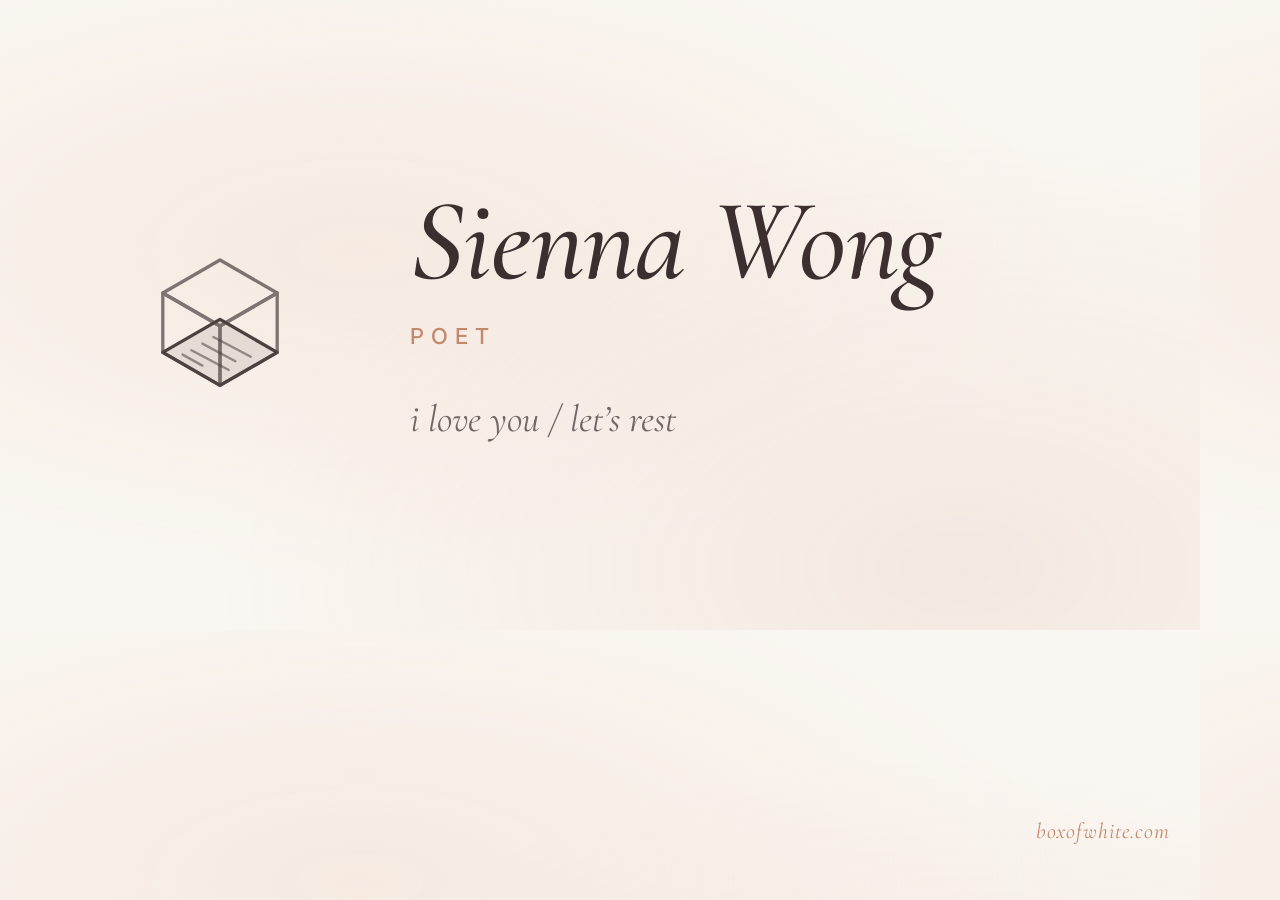
<file: img/og-card.html>
<!DOCTYPE html>
<html lang="en">
<head>
<meta charset="UTF-8">
<title>OG Card</title>
<link rel="preconnect" href="https://fonts.googleapis.com">
<link rel="preconnect" href="https://fonts.gstatic.com" crossorigin>
<link href="https://fonts.googleapis.com/css2?family=Cormorant+Garamond:ital,wght@0,400;0,500;0,600;1,400;1,500&family=Inter:wght@400;500&display=swap" rel="stylesheet">
<style>
  * { margin: 0; padding: 0; box-sizing: border-box; }
  html, body { width: 1200px; height: 630px; overflow: hidden; }
  body {
    font-family: 'Inter', sans-serif;
    background:
      radial-gradient(ellipse at 30% 40%, rgba(242, 224, 212, 0.55), transparent 60%),
      radial-gradient(ellipse at 80% 90%, rgba(196, 136, 109, 0.12), transparent 55%),
      #FAF6F1;
    color: #3B2F2F;
    display: flex;
    align-items: center;
    padding: 0 110px;
  }
  .logo {
    flex: 0 0 220px;
    color: #3B2F2F;
    opacity: 0.9;
    margin-right: 80px;
  }
  .logo svg { width: 220px; height: 220px; display: block; }
  .text { flex: 1; }
  .name {
    font-family: 'Cormorant Garamond', serif;
    font-style: italic;
    font-weight: 500;
    font-size: 116px;
    line-height: 1;
    letter-spacing: -0.01em;
    color: #3B2F2F;
    margin-bottom: 24px;
  }
  .role {
    font-family: 'Inter', sans-serif;
    font-weight: 500;
    font-size: 22px;
    letter-spacing: 0.32em;
    text-transform: uppercase;
    color: #C4886D;
    margin-bottom: 44px;
  }
  .tag {
    font-family: 'Cormorant Garamond', serif;
    font-style: italic;
    font-weight: 400;
    font-size: 38px;
    line-height: 1.4;
    color: #5C4F4F;
    max-width: 640px;
    opacity: 0.85;
  }
  .domain {
    position: absolute;
    right: 110px;
    bottom: 56px;
    font-family: 'Cormorant Garamond', serif;
    font-style: italic;
    font-size: 22px;
    color: #C4886D;
    letter-spacing: 0.04em;
  }
</style>
</head>
<body>
  <div class="logo">
    <svg viewBox="0 0 100 100" fill="none">
      <g stroke="currentColor" stroke-width="1.5" stroke-linejoin="round" stroke-linecap="round" opacity="0.7" fill="none">
        <path d="M 50 25 L 76 40 L 50 55 L 24 40 Z"/>
        <path d="M 76 40 L 50 55 L 50 82 L 76 67 Z"/>
        <path d="M 24 40 L 50 55 L 50 82 L 24 67 Z"/>
      </g>
      <path d="M 50 52 L 76 67 L 50 82 L 24 67 Z"
            fill="currentColor" fill-opacity="0.1"
            stroke="currentColor" stroke-width="1.5" stroke-linejoin="round"/>
      <g stroke="currentColor" stroke-width="1.1" stroke-linecap="round" opacity="0.55">
        <line x1="47" y1="60" x2="64" y2="69"/>
        <line x1="42" y1="63" x2="57" y2="71"/>
        <line x1="37" y1="66" x2="54" y2="75"/>
        <line x1="33" y1="68" x2="42" y2="73"/>
      </g>
    </svg>
  </div>
  <div class="text">
    <div class="name">Sienna Wong</div>
    <div class="role">Poet</div>
    <div class="tag">i love you / let&rsquo;s rest</div>
  </div>
  <div class="domain">boxofwhite.com</div>
</body>
</html>
</file>
<file: styles.css>
/* ===========================
   Design Tokens
   =========================== */
:root {
  --cream: #FAF6F1;
  --warm-white: #FFFDFB;
  --blush: #F2E0D4;
  --terracotta: #C4886D;
  --amber: #D4A96A;
  --sage: #B5BFA4;
  --espresso: #3B2F2F;
  --charcoal: #5C4F4F;
  --mist: #E8E0D8;

  --font-display: 'Cormorant Garamond', 'Georgia', serif;
  --font-body: 'Inter', -apple-system, 'Segoe UI', sans-serif;

  --space-1: 0.5rem;
  --space-2: 1rem;
  --space-3: 1.5rem;
  --space-4: 2rem;
  --space-6: 3rem;
  --space-8: 4rem;
  --space-12: 6rem;
  --space-16: 8rem;

  --max-width: 960px;
  --transition-base: 0.3s ease;
}

/* ===========================
   Reset & Base
   =========================== */
*,
*::before,
*::after {
  margin: 0;
  padding: 0;
  box-sizing: border-box;
}

html {
  scroll-behavior: smooth;
  -webkit-text-size-adjust: 100%;
}

body {
  font-family: var(--font-body);
  font-weight: 400;
  color: var(--espresso);
  background-color: var(--cream);
  line-height: 1.7;
  -webkit-font-smoothing: antialiased;
  -moz-osx-font-smoothing: grayscale;
  overflow-x: hidden;
}

img {
  max-width: 100%;
  height: auto;
  display: block;
}

a {
  color: var(--terracotta);
  text-decoration: none;
  transition: color var(--transition-base);
}

a:hover {
  color: var(--amber);
}

/* ===========================
   Utilities
   =========================== */
.container {
  max-width: var(--max-width);
  margin: 0 auto;
  padding: 0 var(--space-4);
}

.section-ornament {
  text-align: center;
  font-size: 1.5rem;
  color: var(--amber);
  margin-bottom: var(--space-3);
  opacity: 0.6;
}

.section-heading {
  font-family: var(--font-display);
  font-weight: 500;
  font-size: clamp(1.5rem, 3vw, 2.5rem);
  text-align: center;
  color: var(--espresso);
  margin-bottom: var(--space-8);
  letter-spacing: 0.02em;
}

.divider {
  display: flex;
  justify-content: center;
  padding: var(--space-4) 0;
}

.divider__line {
  width: 120px;
  height: 1px;
  background: linear-gradient(90deg, transparent, var(--blush), var(--terracotta), var(--blush), transparent);
}

/* Inset variant: sits between two same-bg sections (e.g. press + awards) */
.divider--inset {
  background-color: var(--warm-white);
}

/* ===========================
   Hero
   =========================== */
.hero {
  position: relative;
  min-height: 100dvh;
  min-height: 100vh;
  display: flex;
  align-items: center;
  justify-content: center;
  background: radial-gradient(ellipse at 50% 40%, var(--warm-white) 0%, var(--cream) 50%, var(--blush) 100%);
  overflow: hidden;
}

.hero__inner {
  display: flex;
  flex-direction: column;
  align-items: center;
  text-align: center;
  padding: var(--space-4);
  position: relative;
  z-index: 1;
}

/* Decorative floating blob shapes */
.hero__decor {
  position: absolute;
  border-radius: 50%;
  pointer-events: none;
  filter: blur(60px);
}

.hero__decor--1 {
  width: 600px;
  height: 600px;
  background: var(--terracotta);
  opacity: 0.12;
  top: -15%;
  right: -10%;
  animation: float-drift 20s ease-in-out infinite alternate;
}

.hero__decor--2 {
  width: 500px;
  height: 500px;
  background: var(--amber);
  opacity: 0.15;
  bottom: -10%;
  left: -8%;
  animation: float-drift 25s ease-in-out infinite alternate-reverse;
}

.hero__decor--3 {
  width: 450px;
  height: 450px;
  background: var(--sage);
  opacity: 0.1;
  top: 20%;
  left: 15%;
  animation: float-drift 18s ease-in-out infinite alternate;
}

@keyframes float-drift {
  0% { transform: translate(0, 0) scale(1); }
  50% { transform: translate(25px, -20px) scale(1.08); }
  100% { transform: translate(-20px, 25px) scale(0.92); }
}

/* Photo */
.hero__photo-wrapper {
  width: clamp(200px, 35vw, 280px);
  aspect-ratio: 2 / 3;
  border-radius: 12px;
  overflow: hidden;
  box-shadow:
    0 20px 60px rgba(59, 47, 47, 0.12),
    0 8px 24px rgba(196, 136, 109, 0.15);
  border: 3px solid var(--blush);
  animation: hero-photo-in 1.4s ease-out both;
  transition: box-shadow var(--transition-base), transform var(--transition-base);
}

.hero__photo-wrapper:hover {
  transform: scale(1.02);
  box-shadow:
    0 24px 70px rgba(59, 47, 47, 0.15),
    0 12px 30px rgba(196, 136, 109, 0.2);
}

.hero__photo {
  width: 100%;
  height: 100%;
  object-fit: cover;
  object-position: center top;
}

@keyframes hero-photo-in {
  0% {
    opacity: 0;
    transform: scale(0.92);
  }
  100% {
    opacity: 1;
    transform: scale(1);
  }
}

/* Name & subtitle */
.hero__name {
  font-family: var(--font-display);
  font-weight: 600;
  font-size: clamp(2.5rem, 6vw, 5rem);
  color: var(--espresso);
  margin-top: var(--space-6);
  letter-spacing: 0.03em;
  line-height: 1.1;
  animation: hero-text-in 1s ease-out 0.4s both;
}

.hero__subtitle {
  font-family: var(--font-body);
  font-weight: 300;
  font-size: clamp(1rem, 2vw, 1.5rem);
  color: var(--charcoal);
  margin-top: var(--space-2);
  letter-spacing: 0.15em;
  text-transform: uppercase;
  animation: hero-text-in 1s ease-out 0.6s both;
}

@keyframes hero-text-in {
  0% {
    opacity: 0;
    transform: translateY(20px);
  }
  100% {
    opacity: 1;
    transform: translateY(0);
  }
}

/* Scroll indicator */
.hero__scroll-indicator {
  display: flex;
  flex-direction: column;
  align-items: center;
  gap: var(--space-1);
  margin-top: var(--space-8);
  color: var(--charcoal);
  opacity: 0.5;
  transition: opacity var(--transition-base);
  animation: hero-text-in 1s ease-out 0.9s both;
}

.hero__scroll-indicator:hover {
  opacity: 0.8;
  color: var(--terracotta);
}

.hero__scroll-text {
  font-family: var(--font-body);
  font-size: 0.75rem;
  font-weight: 400;
  letter-spacing: 0.2em;
  text-transform: uppercase;
}

.hero__scroll-arrow {
  animation: scroll-bounce 2.5s ease-in-out infinite;
}

@keyframes scroll-bounce {
  0%, 100% { transform: translateY(0); }
  50% { transform: translateY(8px); }
}

/* ===========================
   About Section
   =========================== */
.about {
  padding: var(--space-16) 0 var(--space-12);
}

.about__grid {
  display: grid;
  grid-template-columns: 1fr 1fr;
  gap: var(--space-8);
  align-items: start;
}

.about__text p {
  font-size: clamp(1rem, 1.2vw, 1.125rem);
  color: var(--charcoal);
  margin-bottom: var(--space-3);
  line-height: 1.8;
}

.about__text p:last-child {
  margin-bottom: 0;
}

.pull-quote {
  position: sticky;
  top: var(--space-8);
  padding: var(--space-6) var(--space-4);
  border-left: 2px solid var(--terracotta);
}

.pull-quote p {
  font-family: var(--font-display);
  font-style: italic;
  font-size: clamp(1.25rem, 2.5vw, 1.75rem);
  color: var(--espresso);
  line-height: 1.5;
  margin-bottom: var(--space-2);
}

.pull-quote cite {
  font-family: var(--font-body);
  font-style: normal;
  font-size: 0.875rem;
  font-weight: 400;
  color: var(--charcoal);
  opacity: 0.7;
}

/* ===========================
   Published Work Section
   =========================== */
.work {
  padding: var(--space-12) 0 var(--space-16);
}

.book-card {
  max-width: 720px;
  margin: 0 auto;
  display: flex;
  align-items: center;
  gap: var(--space-6);
  background: var(--warm-white);
  border: 1px solid var(--mist);
  border-radius: 16px;
  padding: var(--space-6);
  box-shadow: 0 4px 24px rgba(59, 47, 47, 0.06);
  transition: box-shadow var(--transition-base), transform var(--transition-base);
}

.book-card:hover {
  box-shadow: 0 8px 40px rgba(59, 47, 47, 0.1);
  transform: translateY(-2px);
}

.book-card__cover {
  flex-shrink: 0;
  width: 160px;
}

.book-card__image {
  width: 100%;
  height: auto;
  border-radius: 8px;
  box-shadow: 0 4px 16px rgba(59, 47, 47, 0.12);
}

.book-card__content {
  text-align: left;
}

.book-card__title {
  font-family: var(--font-display);
  font-weight: 600;
  font-size: clamp(1.25rem, 2.5vw, 1.75rem);
  color: var(--espresso);
  margin-bottom: var(--space-1);
}

.book-card__author {
  font-size: 1rem;
  color: var(--charcoal);
  margin-bottom: var(--space-3);
}

.book-card__description {
  font-size: 0.9375rem;
  color: var(--charcoal);
  margin-bottom: var(--space-4);
  opacity: 0.85;
}

.book-card__link {
  display: inline-flex;
  align-items: center;
  gap: var(--space-1);
  font-family: var(--font-body);
  font-weight: 500;
  font-size: 0.9375rem;
  color: var(--terracotta);
  padding: 0.75rem 1.75rem;
  border: 1.5px solid var(--terracotta);
  border-radius: 100px;
  transition: all var(--transition-base);
}

.book-card__link:hover {
  background-color: var(--terracotta);
  color: var(--warm-white);
  transform: translateY(-2px);
  box-shadow: 0 4px 16px rgba(196, 136, 109, 0.3);
}

.book-card__link svg {
  transition: transform var(--transition-base);
}

.book-card__link:hover svg {
  transform: translate(2px, -2px);
}

/* Individual Poems List */
.poems-heading {
  font-family: var(--font-display);
  font-weight: 500;
  font-size: clamp(1.125rem, 2vw, 1.5rem);
  color: var(--espresso);
  text-align: center;
  margin-top: var(--space-8);
  margin-bottom: var(--space-4);
}

.poems-list {
  list-style: none;
  max-width: 720px;
  margin: 0 auto;
}

.poems-list__item {
  border-bottom: 1px solid var(--mist);
}

.poems-list__item:first-child {
  border-top: 1px solid var(--mist);
}

.poems-list__link {
  display: flex;
  align-items: center;
  gap: var(--space-2);
  padding: var(--space-3) var(--space-2);
  color: var(--espresso);
  transition: background-color var(--transition-base), color var(--transition-base);
}

.poems-list__link:hover {
  background-color: var(--warm-white);
  color: var(--terracotta);
}

.poems-list__title {
  font-family: var(--font-display);
  font-style: italic;
  font-size: 1.125rem;
  font-weight: 500;
  flex: 1;
}

.poems-list__source {
  font-family: var(--font-body);
  font-size: 0.8125rem;
  color: var(--charcoal);
  opacity: 0.6;
}

.poems-list__link svg {
  flex-shrink: 0;
  opacity: 0.4;
  transition: opacity var(--transition-base), transform var(--transition-base);
}

.poems-list__link:hover svg {
  opacity: 1;
  color: var(--terracotta);
  transform: translate(2px, -2px);
}

/* ===========================
   Origin: First Poem (Age 8)
   =========================== */
.origin {
  padding: var(--space-16) 0;
  background:
    radial-gradient(ellipse at top, rgba(242, 224, 212, 0.35), transparent 60%),
    var(--warm-white);
  text-align: center;
  position: relative;
  overflow: hidden;
}

.origin__eyebrow {
  font-family: var(--font-body);
  font-size: 0.75rem;
  font-weight: 500;
  letter-spacing: 0.22em;
  text-transform: uppercase;
  color: var(--terracotta);
  margin-bottom: var(--space-2);
}

.origin .section-heading {
  font-style: italic;
  margin-bottom: var(--space-3);
}

.origin__note {
  font-family: var(--font-body);
  font-size: 0.95rem;
  color: var(--charcoal);
  max-width: 540px;
  margin: 0 auto var(--space-8);
  line-height: 1.7;
}

.origin__domain {
  font-family: var(--font-display);
  font-style: italic;
  color: var(--terracotta);
  white-space: nowrap;
}

.origin__poem {
  max-width: 620px;
  margin: 0 auto;
  padding: var(--space-8) var(--space-6);
  background-color: var(--cream);
  border: 1px solid var(--blush);
  border-radius: 4px;
  position: relative;
  box-shadow: 0 20px 50px -30px rgba(59, 47, 47, 0.25);
}

.origin__poem::before,
.origin__poem::after {
  content: "";
  position: absolute;
  width: 22px;
  height: 22px;
  border: 1px solid var(--terracotta);
  opacity: 0.5;
}

.origin__poem::before {
  top: 10px;
  left: 10px;
  border-right: none;
  border-bottom: none;
}

.origin__poem::after {
  bottom: 10px;
  right: 10px;
  border-left: none;
  border-top: none;
}

.origin__verse {
  font-family: var(--font-display);
  font-size: 1.0625rem;
  line-height: 1.9;
  color: var(--espresso);
  font-weight: 400;
}

.origin__verse p {
  margin-bottom: var(--space-4);
}

.origin__verse p:last-child {
  margin-bottom: 0;
}

.origin__caption {
  font-family: var(--font-body);
  font-size: 0.8125rem;
  letter-spacing: 0.05em;
  color: var(--charcoal);
  opacity: 0.65;
  margin-top: var(--space-6);
  font-style: italic;
}

.origin__title {
  display: block;
  font-family: var(--font-display);
  font-style: italic;
  font-size: 1.125rem;
  color: var(--espresso);
  opacity: 0.85;
  margin-bottom: var(--space-2);
  letter-spacing: 0.01em;
}

.origin__byline {
  display: block;
}

.origin__return {
  display: inline-block;
  margin-top: var(--space-12);
  font-family: var(--font-display);
  font-size: 1.5rem;
  color: var(--charcoal);
  opacity: 0.4;
  text-decoration: none;
  transition: opacity var(--transition-base);
}

.origin__return:hover,
.origin__return:focus {
  opacity: 0.85;
  color: var(--terracotta);
}

/* Dedicated origin page: center content vertically, full viewport */
body.origin-page {
  min-height: 100vh;
  display: flex;
  flex-direction: column;
  justify-content: center;
  background:
    radial-gradient(ellipse at top, rgba(242, 224, 212, 0.4), transparent 60%),
    var(--cream);
}

body.origin-page .origin {
  background: transparent;
  padding: var(--space-12) 0;
}

.origin-page__footer {
  border-top: none;
  padding: var(--space-4) 0 var(--space-8);
  opacity: 0.5;
  transition: opacity var(--transition-base);
}

.origin-page__footer:hover {
  opacity: 1;
}

@media (max-width: 480px) {
  .origin__poem {
    padding: var(--space-6) var(--space-4);
  }

  .origin__verse {
    font-size: 1rem;
    line-height: 1.8;
    text-align: left;
  }
}

/* ===========================
   Press
   =========================== */
.press {
  padding: var(--space-16) 0;
  background-color: var(--warm-white);
}

.press-list {
  list-style: none;
  max-width: 720px;
  margin: 0 auto;
}

.press-list__item {
  display: flex;
  align-items: flex-start;
  gap: var(--space-6);
  padding: var(--space-5) var(--space-2);
  border-bottom: 1px solid var(--mist);
}

.press-list__item:first-child {
  border-top: 1px solid var(--mist);
}

.press-list__date {
  font-family: var(--font-body);
  font-size: 0.8125rem;
  font-weight: 600;
  letter-spacing: 0.08em;
  color: var(--terracotta);
  opacity: 0.85;
  min-width: 5.5rem;
  padding-top: 0.2em;
  flex-shrink: 0;
}

.press-list__body {
  display: flex;
  flex-direction: column;
  gap: var(--space-1);
}

.press-list__link {
  display: inline-flex;
  align-items: baseline;
  gap: 0.4em;
  text-decoration: none;
  color: var(--espresso);
  transition: color var(--transition-base);
}

.press-list__link:hover {
  color: var(--terracotta);
}

.press-list__title {
  font-family: var(--font-display);
  font-style: italic;
  font-size: 1.125rem;
  font-weight: 500;
}

.press-list__source {
  font-family: var(--font-body);
  font-size: 0.9rem;
  font-weight: 600;
  color: var(--charcoal);
}

.press-list__note {
  font-family: var(--font-body);
  font-size: 0.8125rem;
  color: var(--charcoal);
  opacity: 0.65;
  line-height: 1.5;
  margin-top: var(--space-1);
}

/* ===========================
   Awards & Recognition
   =========================== */
.awards {
  padding: var(--space-16) 0;
  background-color: var(--warm-white);
}

.awards-list {
  list-style: none;
  max-width: 720px;
  margin: 0 auto;
}

.awards-list__item {
  display: flex;
  align-items: flex-start;
  gap: var(--space-6);
  padding: var(--space-5) var(--space-2);
  border-bottom: 1px solid var(--mist);
}

.awards-list__item:first-child {
  border-top: 1px solid var(--mist);
}

.awards-list__year {
  font-family: var(--font-body);
  font-size: 0.8125rem;
  font-weight: 600;
  letter-spacing: 0.08em;
  color: var(--terracotta);
  opacity: 0.85;
  min-width: 2.75rem;
  padding-top: 0.2em;
  flex-shrink: 0;
}

.awards-list__body {
  display: flex;
  flex-direction: column;
  gap: var(--space-1);
}

.awards-list__title {
  font-family: var(--font-display);
  font-style: italic;
  font-size: 1.125rem;
  font-weight: 500;
  color: var(--espresso);
}

.awards-list__honor {
  font-family: var(--font-body);
  font-size: 0.9rem;
  font-weight: 600;
  color: var(--charcoal);
}

.awards-list__org {
  font-family: var(--font-body);
  font-size: 0.8125rem;
  color: var(--charcoal);
  opacity: 0.55;
}

/* ===========================
   Poetic Interlude
   =========================== */
.interlude {
  padding: var(--space-16) 0;
  background: linear-gradient(180deg, var(--cream) 0%, var(--blush) 50%, var(--cream) 100%);
}

.interlude__quote {
  text-align: center;
  max-width: 600px;
  margin: 0 auto;
}

.interlude__quote p {
  font-family: var(--font-display);
  font-style: italic;
  font-weight: 400;
  font-size: clamp(1.5rem, 3vw, 2.25rem);
  color: var(--espresso);
  line-height: 1.6;
  letter-spacing: 0.01em;
}

.interlude__figure {
  margin: 0;
  text-align: center;
  max-width: 600px;
  margin: 0 auto;
}

.interlude__attribution {
  font-family: var(--font-body);
  font-size: 0.8125rem;
  letter-spacing: 0.08em;
  color: var(--charcoal);
  opacity: 0.6;
  margin-top: var(--space-6);
  font-style: italic;
  display: block;
}

/* ===========================
   Footer
   =========================== */
.footer {
  padding: var(--space-8) 0 var(--space-6);
  text-align: center;
  border-top: 1px solid var(--mist);
}

.footer__logo-link {
  display: inline-block;
  outline: none;
  -webkit-tap-highlight-color: transparent;
}

.footer__logo-link:focus,
.footer__logo-link:focus-visible,
.footer__logo-link:hover,
.footer__logo-link:active {
  outline: none;
}

.footer__logo {
  display: block;
  margin: 0 auto var(--space-3);
  color: var(--espresso);
  transition: color var(--transition-base);
}

.footer__logo-link:hover .footer__logo {
  color: var(--terracotta);
}

.footer__name {
  font-family: var(--font-display);
  font-weight: 500;
  font-size: 1.25rem;
  color: var(--espresso);
  margin-bottom: var(--space-1);
}

.footer__copyright {
  font-size: 0.8125rem;
  color: var(--charcoal);
  opacity: 0.6;
}

/* ===========================
   Scroll Reveal Animations
   =========================== */
.reveal {
  opacity: 0;
  transform: translateY(30px);
  transition: opacity 0.8s ease, transform 0.8s ease;
}

.reveal.revealed {
  opacity: 1;
  transform: translateY(0);
}

/* Stagger siblings */
.reveal:nth-child(2) { transition-delay: 0.1s; }
.reveal:nth-child(3) { transition-delay: 0.2s; }
.reveal:nth-child(4) { transition-delay: 0.3s; }
.reveal:nth-child(5) { transition-delay: 0.4s; }

/* ===========================
   Responsive
   =========================== */
@media (max-width: 768px) {
  .about__grid {
    grid-template-columns: 1fr;
    gap: var(--space-6);
  }

  .pull-quote {
    position: static;
    border-left: none;
    border-top: 2px solid var(--terracotta);
    padding: var(--space-4) 0 0;
  }

  .hero__decor--1 {
    width: 250px;
    height: 250px;
  }

  .hero__decor--2 {
    width: 180px;
    height: 180px;
  }

  .hero__decor--3 {
    display: none;
  }

  .about {
    padding: var(--space-12) 0 var(--space-8);
  }

  .book-card {
    flex-direction: column;
    text-align: center;
  }

  .book-card__cover {
    width: 140px;
  }

  .book-card__content {
    text-align: center;
  }

  .work {
    padding: var(--space-8) 0 var(--space-12);
  }

  .interlude {
    padding: var(--space-12) 0;
  }

  .book-card {
    padding: var(--space-4);
  }
}

@media (max-width: 480px) {
  .container {
    padding: 0 var(--space-3);
  }

  .hero__photo-wrapper {
    width: 180px;
  }

  .hero__name {
    margin-top: var(--space-4);
  }

  .section-heading {
    margin-bottom: var(--space-6);
  }

  .awards-list__item,
  .press-list__item {
    flex-direction: column;
    gap: var(--space-1);
  }

  .awards-list__year,
  .press-list__date {
    font-size: 0.75rem;
  }
}

/* ===========================
   Reduced Motion
   =========================== */
@media (prefers-reduced-motion: reduce) {
  *,
  *::before,
  *::after {
    animation-duration: 0.01ms !important;
    animation-iteration-count: 1 !important;
    transition-duration: 0.01ms !important;
  }

  html {
    scroll-behavior: auto;
  }

  .reveal {
    opacity: 1;
    transform: none;
  }
}
</file>
